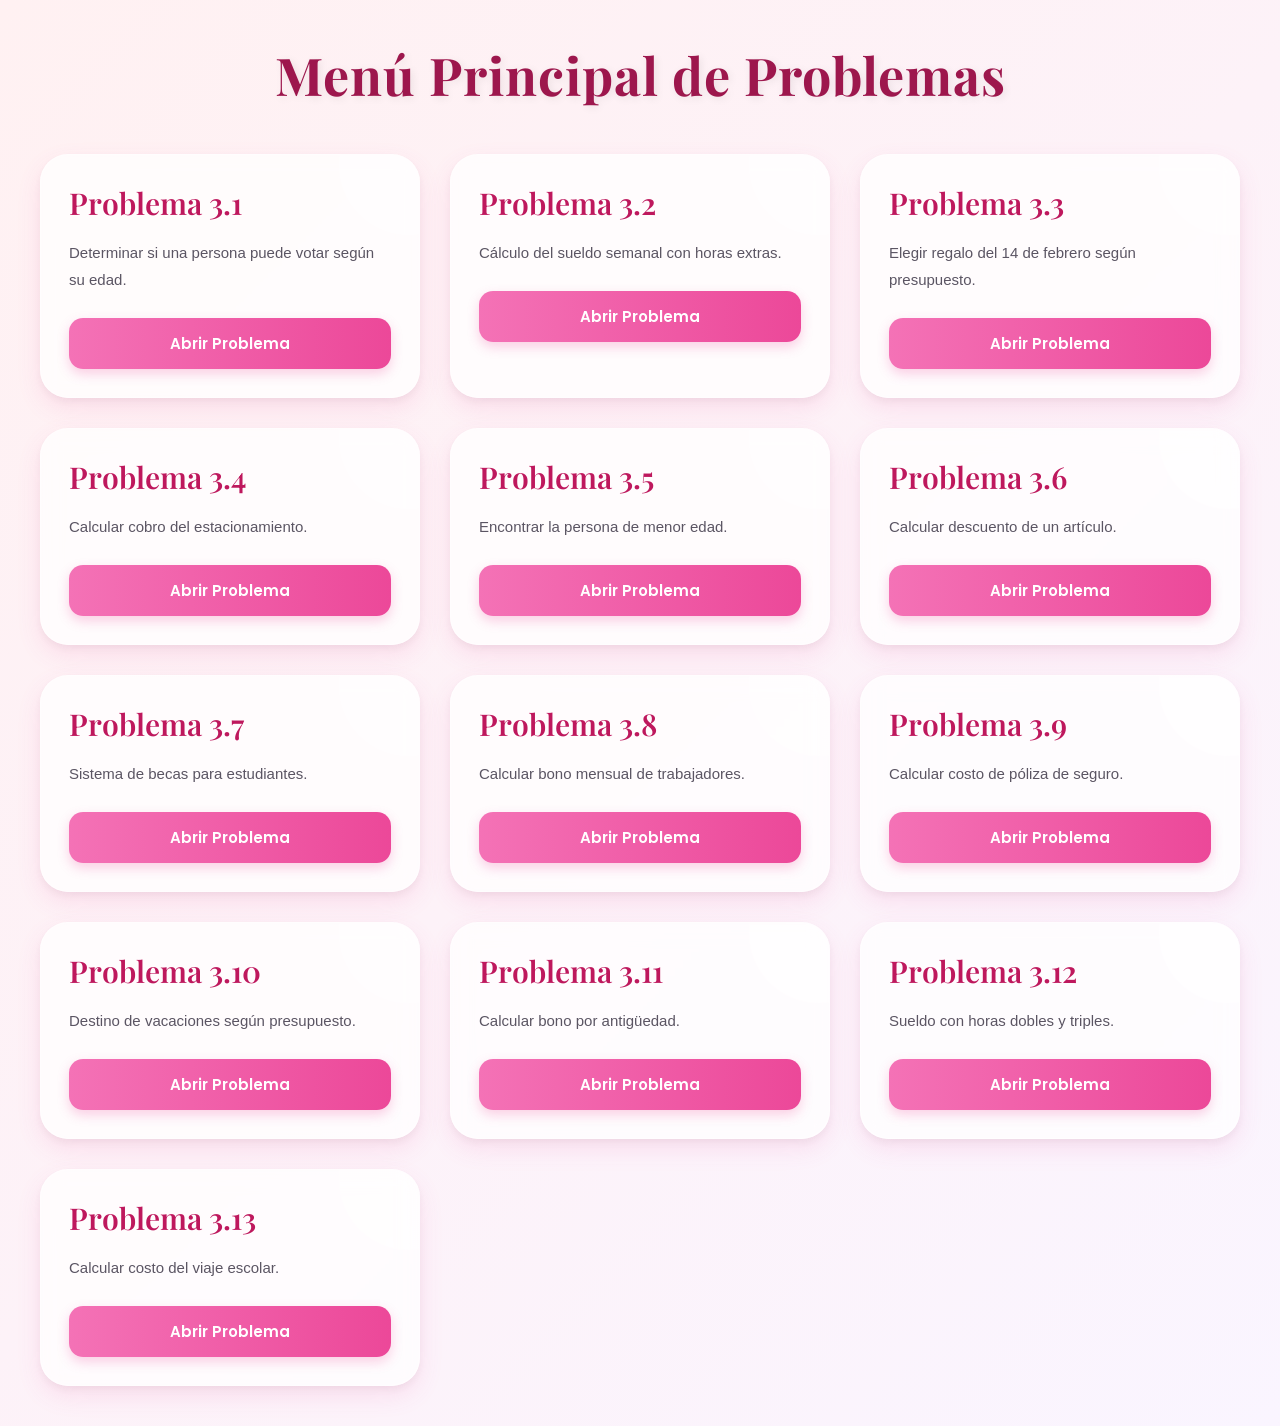
<file: problemasdedecisiones/index.html>
<!DOCTYPE html>
<html lang="es">
<head>
    <meta charset="UTF-8">
    <meta name="viewport" content="width=device-width, initial-scale=1.0">
    <title>Menú Principal</title>

    <link rel="stylesheet" href="styles/estilos.css">
</head>
<body>

    <h1>Menú Principal de Problemas</h1>

    <div class="contenedor">

        <div class="caja">
            <h2>Problema 3.1</h2>
            <p>Determinar si una persona puede votar según su edad.</p>

            <button onclick="window.location.href='problema3.1.html'">
                Abrir Problema
            </button>
        </div>

        <div class="caja">
            <h2>Problema 3.2</h2>
            <p>Cálculo del sueldo semanal con horas extras.</p>

            <button onclick="window.location.href='problema3.2.html'">
                Abrir Problema
            </button>
        </div>

        <div class="caja">
            <h2>Problema 3.3</h2>
            <p>Elegir regalo del 14 de febrero según presupuesto.</p>

            <button onclick="window.location.href='problema3.3.html'">
                Abrir Problema
            </button>
        </div>

        <div class="caja">
            <h2>Problema 3.4</h2>
            <p>Calcular cobro del estacionamiento.</p>

            <button onclick="window.location.href='problema3.4.html'">
                Abrir Problema
            </button>
        </div>

        <div class="caja">
            <h2>Problema 3.5</h2>
            <p>Encontrar la persona de menor edad.</p>

            <button onclick="window.location.href='problema3.5.html'">
                Abrir Problema
            </button>
        </div>

        <div class="caja">
            <h2>Problema 3.6</h2>
            <p>Calcular descuento de un artículo.</p>

            <button onclick="window.location.href='problema3.6.html'">
                Abrir Problema
            </button>
        </div>

        <div class="caja">
            <h2>Problema 3.7</h2>
            <p>Sistema de becas para estudiantes.</p>

            <button onclick="window.location.href='problema3.7.html'">
                Abrir Problema
            </button>
        </div>

        <div class="caja">
            <h2>Problema 3.8</h2>
            <p>Calcular bono mensual de trabajadores.</p>

            <button onclick="window.location.href='problema3.8.html'">
                Abrir Problema
            </button>
        </div>

        <div class="caja">
            <h2>Problema 3.9</h2>
            <p>Calcular costo de póliza de seguro.</p>

            <button onclick="window.location.href='problema3.9.html'">
                Abrir Problema
            </button>
        </div>

        <div class="caja">
            <h2>Problema 3.10</h2>
            <p>Destino de vacaciones según presupuesto.</p>

            <button onclick="window.location.href='problema3.10.html'">
                Abrir Problema
            </button>
        </div>

        <div class="caja">
            <h2>Problema 3.11</h2>
            <p>Calcular bono por antigüedad.</p>

            <button onclick="window.location.href='problema3.11.html'">
                Abrir Problema
            </button>
        </div>

        <div class="caja">
            <h2>Problema 3.12</h2>
            <p>Sueldo con horas dobles y triples.</p>

            <button onclick="window.location.href='problema3.12.html'">
                Abrir Problema
            </button>
        </div>

        <div class="caja">
            <h2>Problema 3.13</h2>
            <p>Calcular costo del viaje escolar.</p>

            <button onclick="window.location.href='problema3.13.html'">
                Abrir Problema
            </button>
        </div>

    </div>

</body>
</html>
</file>
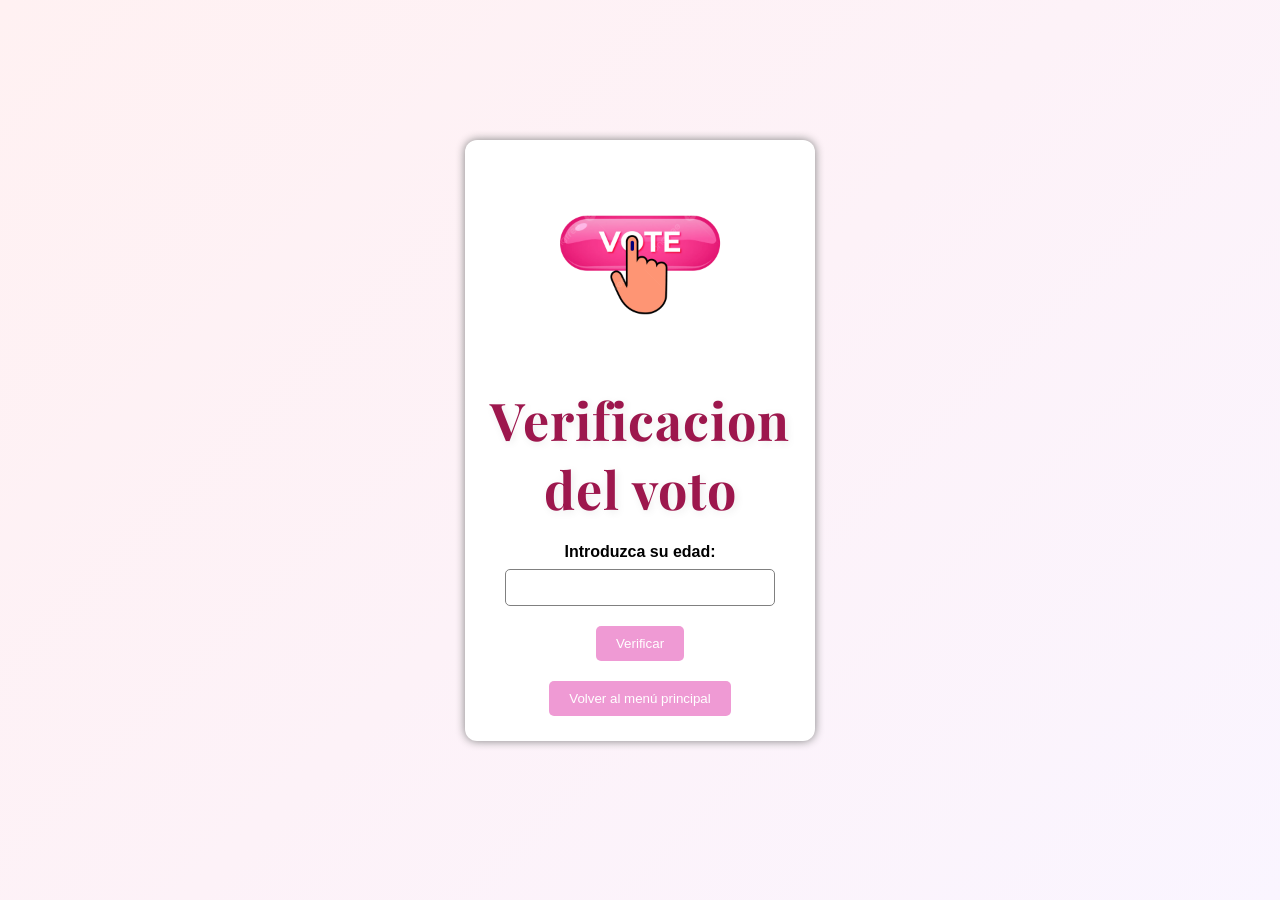
<file: problemasdedecisiones/problema3.1.html>
<!DOCTYPE html>
<html lang="es">
<head>
<meta charset="UTF-8">
<meta name="viewport" content="width=device-width, initial-scale=1.0">

<title>Puede Votar</title>

<link rel="stylesheet" href="styles/estilos.css">

</head>
<body>

<div class="formulario">

    <img src="images/voto.png" alt="Icono" class="icono">

    <h1>Verificacion del voto</h1>

    <label>Introduzca su edad:</label>
    <input type="text" id="edad">

    <button onclick="verificarVoto()">Verificar</button>

    <p id="result"></p>
    <button class="btn-menu" onclick="window.location.href='index.html'">
    Volver al menú principal
</button>

</div>

<script src="scripts/problemas.js"></script>

</body>
</html>
</file>
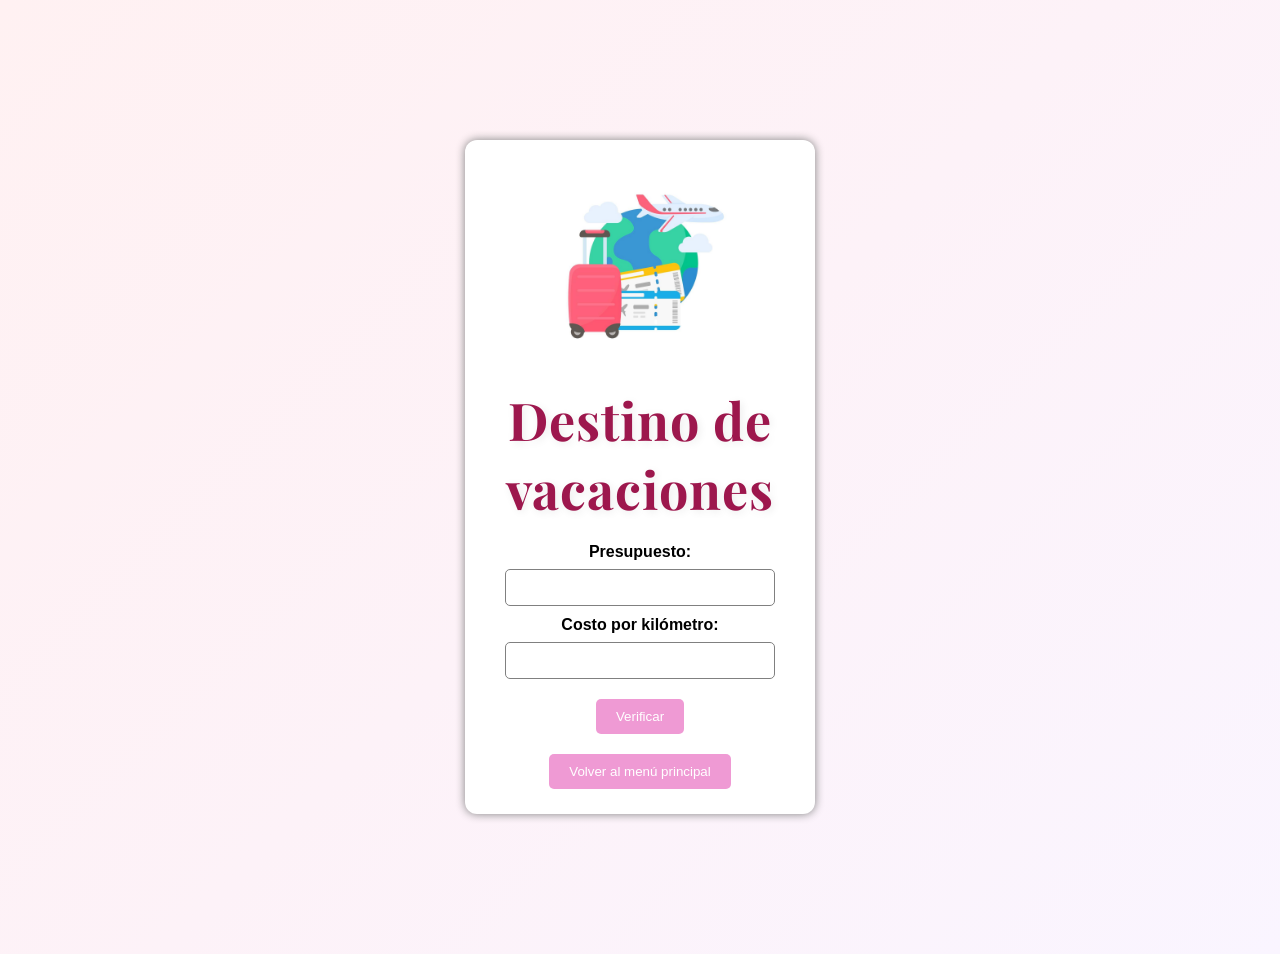
<file: problemasdedecisiones/problema3.10.html>
<!DOCTYPE html>
<html lang="es">
<head>
<meta charset="UTF-8">
<meta name="viewport" content="width=device-width, initial-scale=1.0">

<title>Vacaciones</title>

<link rel="stylesheet" href="styles/estilos.css">

</head>
<body>

<div class="formulario">

    <img src="images/viajes.png" alt="Icono" class="icono">

    <h1>Destino de vacaciones</h1>

    <label>Presupuesto:</label>
    <input type="text" id="presupuesto">

    <label>Costo por kilómetro:</label>
    <input type="text" id="costo">

    <button onclick="vacaciones()">Verificar</button>

    <p id="resultVacaciones"></p>

    <button class="btn-menu" onclick="window.location.href='index.html'">
        Volver al menú principal
    </button>

</div>

<script src="scripts/problemas.js"></script>

</body>
</html>
</file>
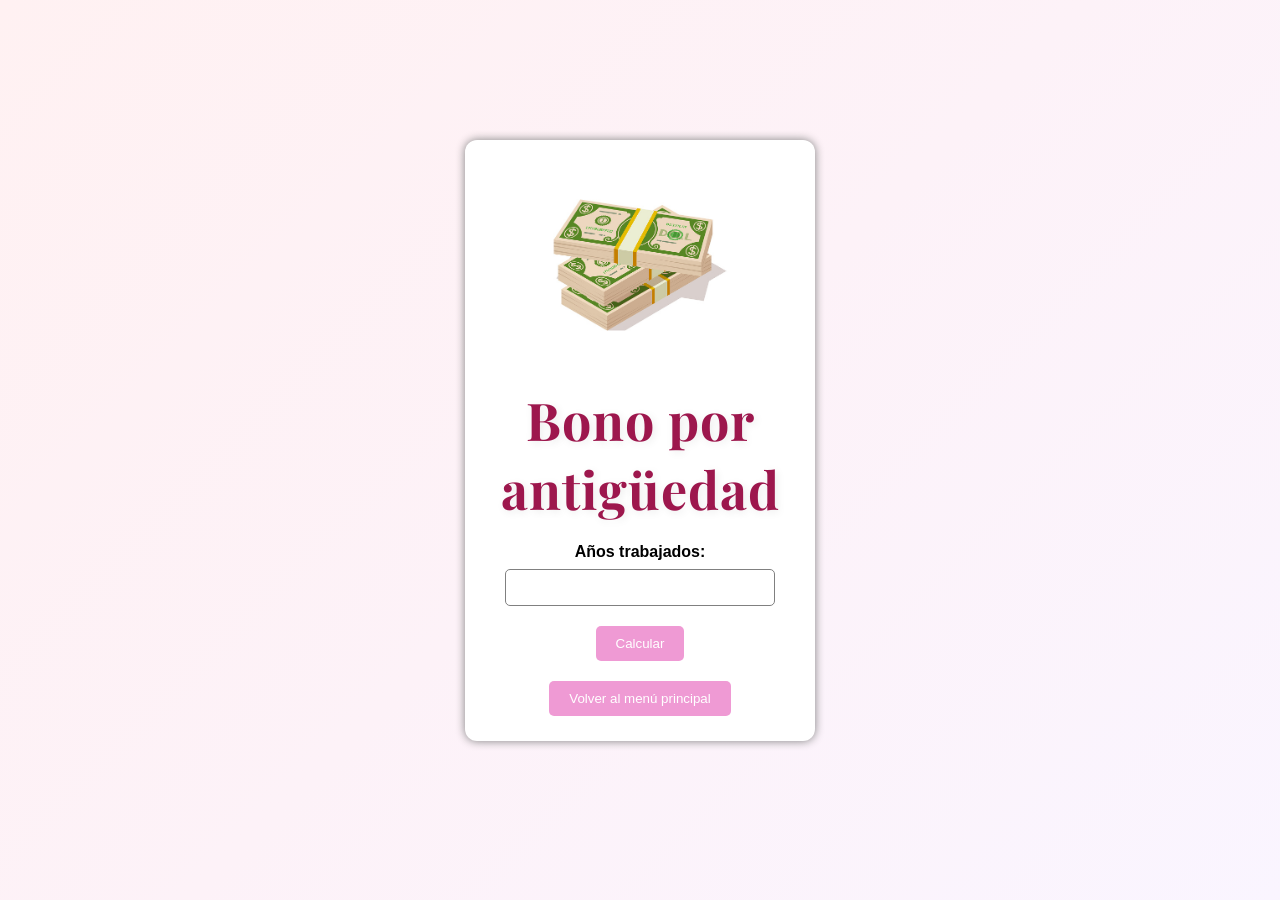
<file: problemasdedecisiones/problema3.11.html>
<!DOCTYPE html>
<html lang="es">
<head>
<meta charset="UTF-8">
<meta name="viewport" content="width=device-width, initial-scale=1.0">

<title>Bono Antigüedad</title>

<link rel="stylesheet" href="styles/estilos.css">

</head>
<body>

<div class="formulario">

    <img src="images/dinero.png" alt="Icono" class="icono">

    <h1>Bono por antigüedad</h1>

    <label>Años trabajados:</label>
    <input type="text" id="anios">

    <button onclick="bonoAntiguedad()">Calcular</button>

    <p id="resultBonoAnt"></p>

    <button class="btn-menu" onclick="window.location.href='index.html'">
        Volver al menú principal
    </button>

</div>

<script src="scripts/problemas.js"></script>

</body>
</html>
</file>
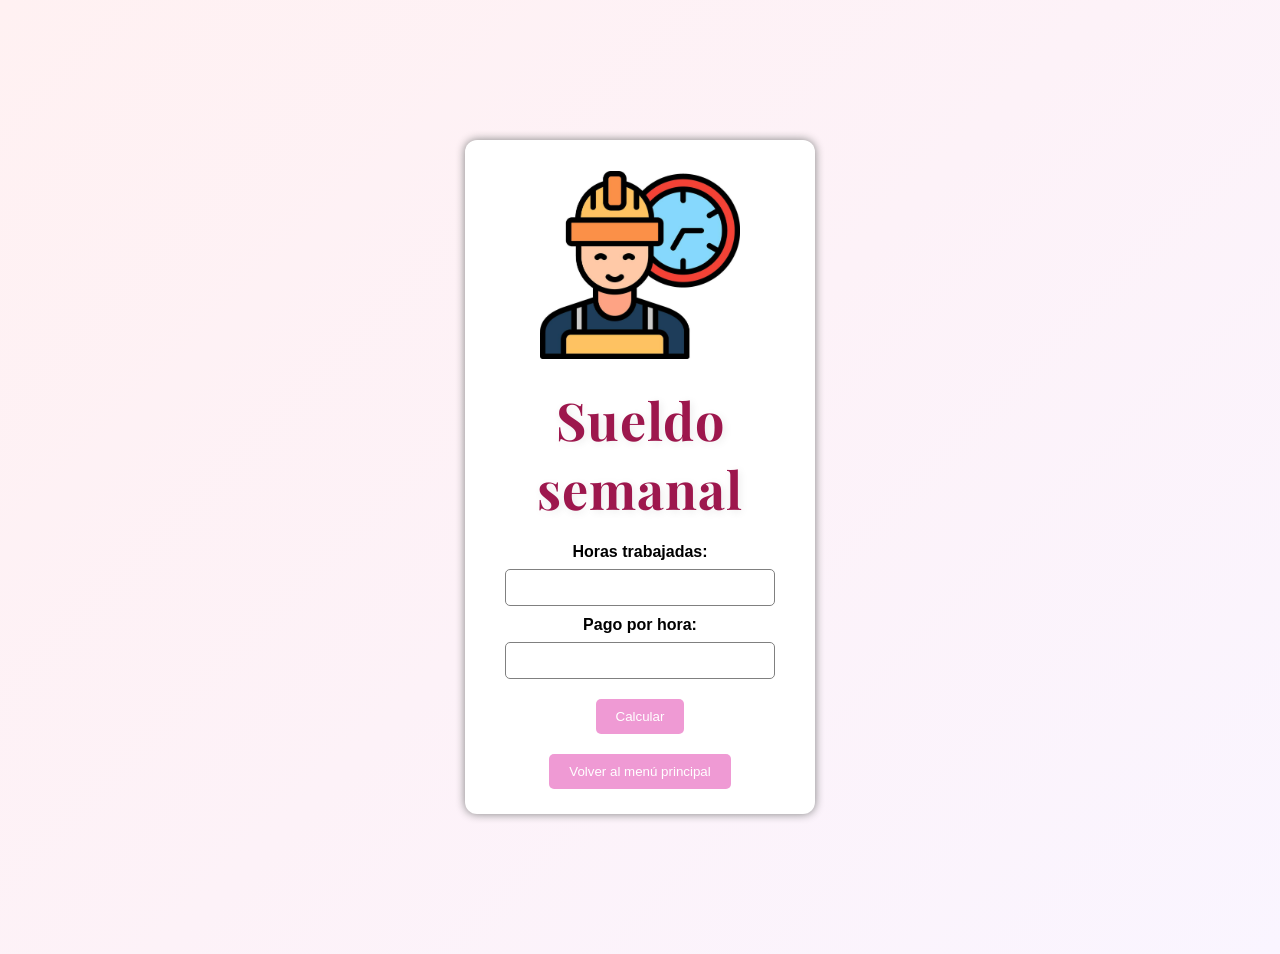
<file: problemasdedecisiones/problema3.12.html>
<!DOCTYPE html>
<html lang="es">
<head>
<meta charset="UTF-8">
<meta name="viewport" content="width=device-width, initial-scale=1.0">

<title>Sueldo</title>

<link rel="stylesheet" href="styles/estilos.css">

</head>
<body>

<div class="formulario">

    <img src="images/trabajo.png" alt="Icono" class="icono">

    <h1>Sueldo semanal</h1>

    <label>Horas trabajadas:</label>
    <input type="text" id="horasSemana">

    <label>Pago por hora:</label>
    <input type="text" id="pagoHora">

    <button onclick="calcularSueldoSemanal()">Calcular</button>

    <p id="resultSueldoSem"></p>

    <button class="btn-menu" onclick="window.location.href='index.html'">
        Volver al menú principal
    </button>

</div>

<script src="scripts/problemas.js"></script>

</body>
</html>
</file>
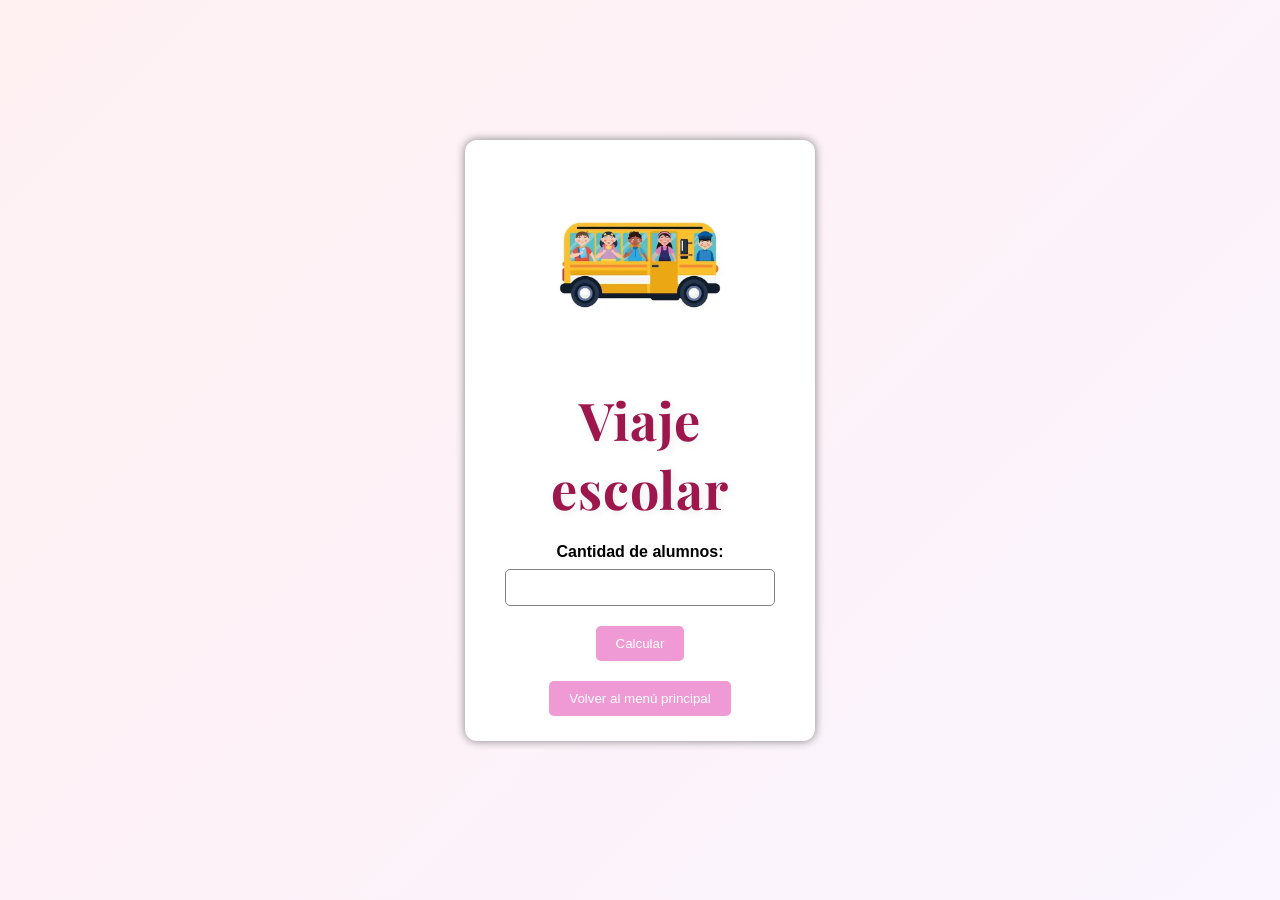
<file: problemasdedecisiones/problema3.13.html>
<!DOCTYPE html>
<html lang="es">
<head>
<meta charset="UTF-8">
<meta name="viewport" content="width=device-width, initial-scale=1.0">

<title>Viaje Escolar</title>

<link rel="stylesheet" href="styles/estilos.css">

</head>
<body>

<div class="formulario">

    <img src="images/viajeesco.png" alt="Icono" class="icono">

    <h1>Viaje escolar</h1>

    <label>Cantidad de alumnos:</label>
    <input type="text" id="alumnos">

    <button onclick="calcularPasaje()">Calcular</button>

    <p id="resultPasaje"></p>

    <button class="btn-menu" onclick="window.location.href='index.html'">
        Volver al menú principal
    </button>

</div>

<script src="scripts/problemas.js"></script>

</body>
</html>
</file>
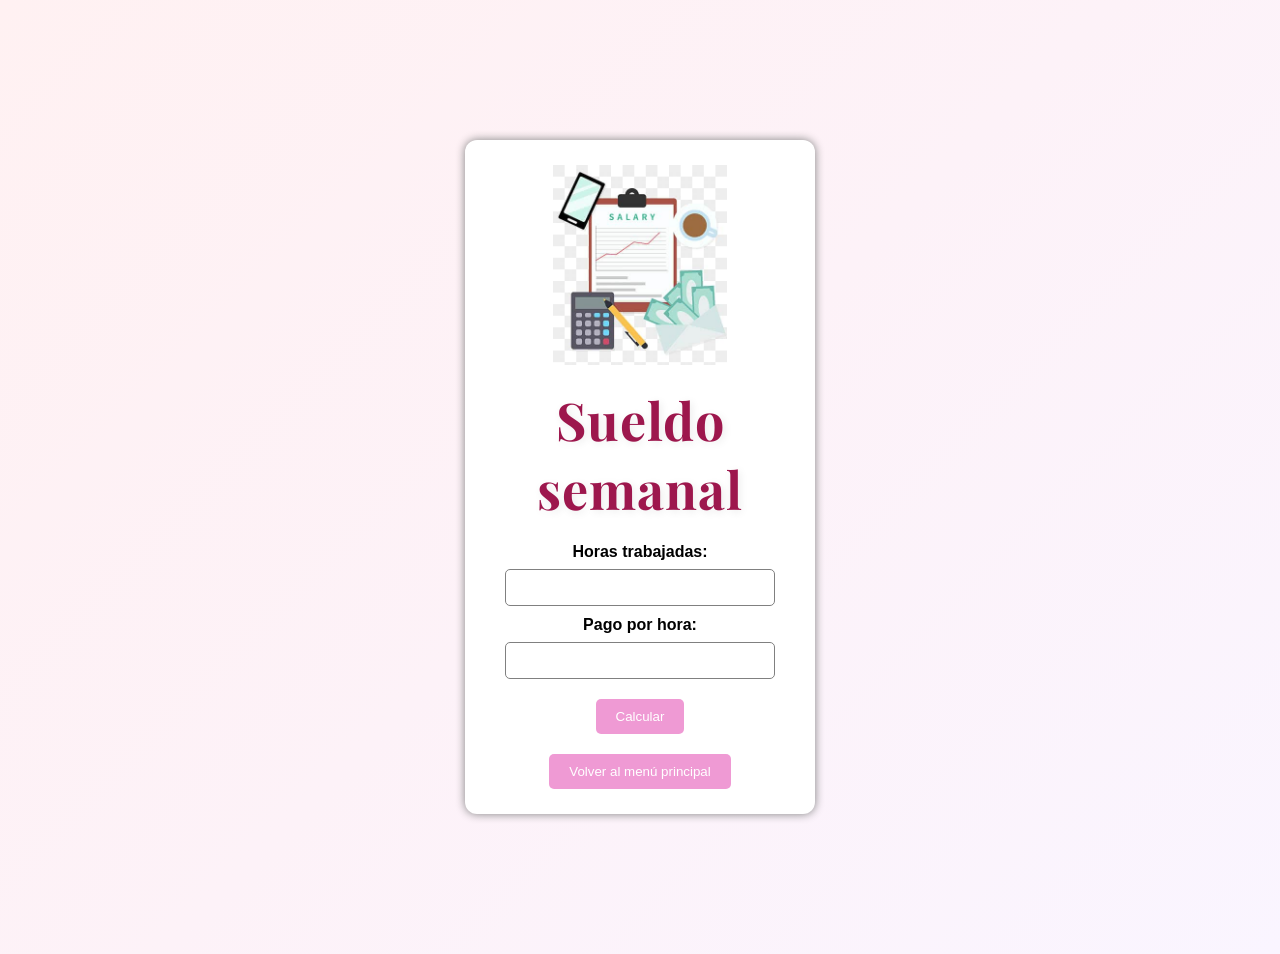
<file: problemasdedecisiones/problema3.2.html>
<!DOCTYPE html>
<html lang="es">
<head>
<meta charset="UTF-8">
<meta name="viewport" content="width=device-width, initial-scale=1.0">

<title>Sueldo Semanal</title>

<link rel="stylesheet" href="styles/estilos.css">

</head>
<body>

<div class="formulario">

    <img src="images/sueldo.png" alt="Icono" class="icono">

    <h1>Sueldo semanal</h1>

    <label>Horas trabajadas:</label>
    <input type="text" id="horas">

    <label>Pago por hora:</label>
    <input type="text" id="pago">

    <button onclick="calcularSueldo()">Calcular</button>

    <p id="result"></p>

    <button class="btn-menu" onclick="window.location.href='index.html'">
        Volver al menú principal
    </button>

</div>

<script src="scripts/problemas.js"></script>

</body>
</html>
</file>
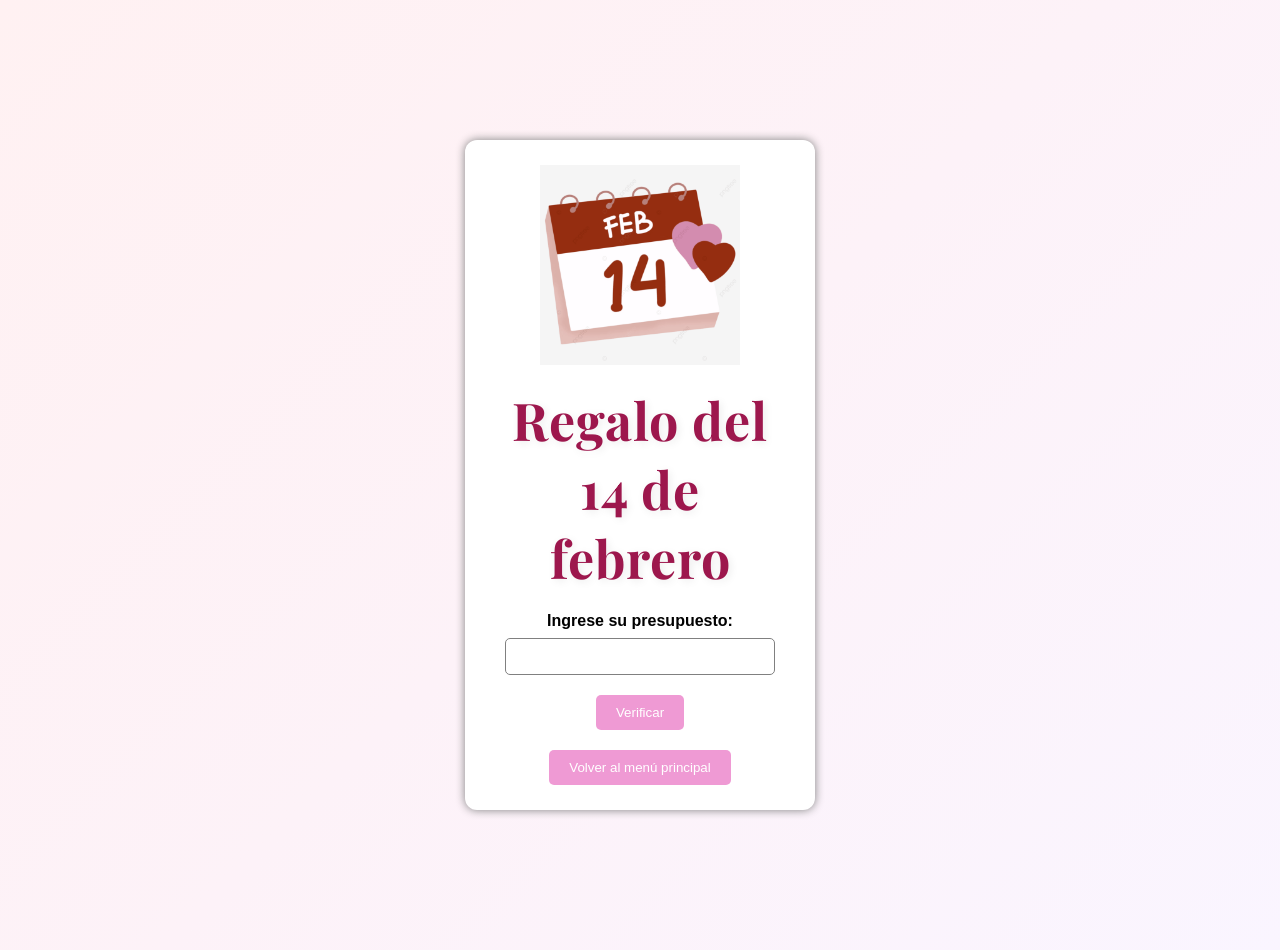
<file: problemasdedecisiones/problema3.3.html>
<!-- problema3.3.html -->

<!DOCTYPE html>
<html lang="es">
<head>
<meta charset="UTF-8">
<meta name="viewport" content="width=device-width, initial-scale=1.0">

<title>Regalo</title>

<link rel="stylesheet" href="styles/estilos.css">

</head>
<body>

<div class="formulario">

    <img src="images/regalo.png" alt="Icono" class="icono">

    <h1>Regalo del 14 de febrero</h1>

    <label>Ingrese su presupuesto:</label>
    <input type="text" id="dinero">

    <button onclick="verificarRegalo()">Verificar</button>

    <p id="result"></p>

    <button class="btn-menu" onclick="window.location.href='index.html'">
        Volver al menú principal
    </button>

</div>

<script src="scripts/problemas.js"></script>

</body>
</html>
</file>
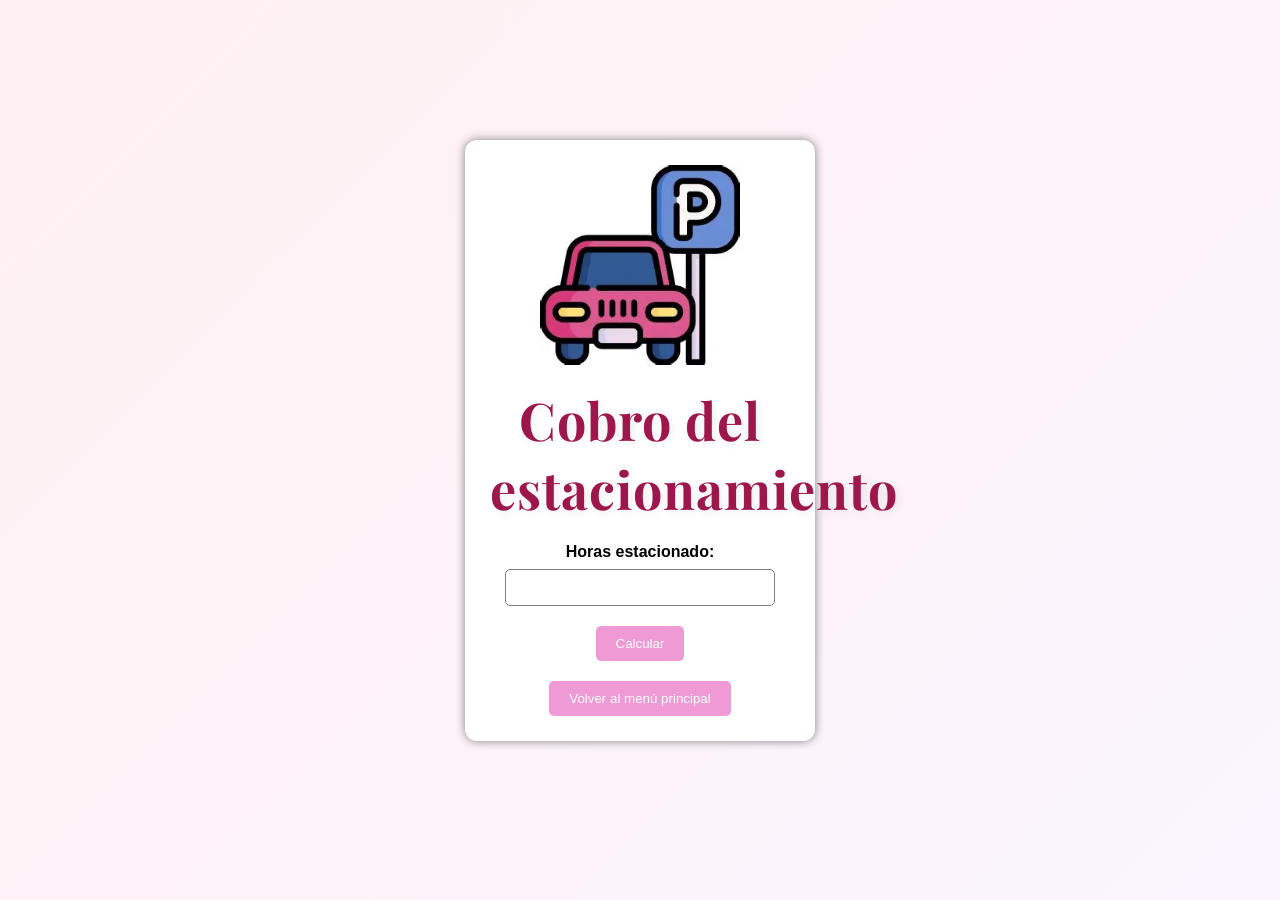
<file: problemasdedecisiones/problema3.4.html>
<!DOCTYPE html>
<html lang="es">
<head>
<meta charset="UTF-8">
<meta name="viewport" content="width=device-width, initial-scale=1.0">

<title>Estacionamiento</title>

<link rel="stylesheet" href="styles/estilos.css">

</head>
<body>

<div class="formulario">

    <img src="images/estacionamiento1.png" alt="Icono" class="icono">

    <h1>Cobro del estacionamiento</h1>

    <label>Horas estacionado:</label>
    <input type="text" id="horas">

    <button onclick="calcularEstacionamiento()">Calcular</button>

    <p id="result"></p>

    <button class="btn-menu" onclick="window.location.href='index.html'">
        Volver al menú principal
    </button>

</div>

<script src="scripts/problemas.js"></script>

</body>
</html>
</file>
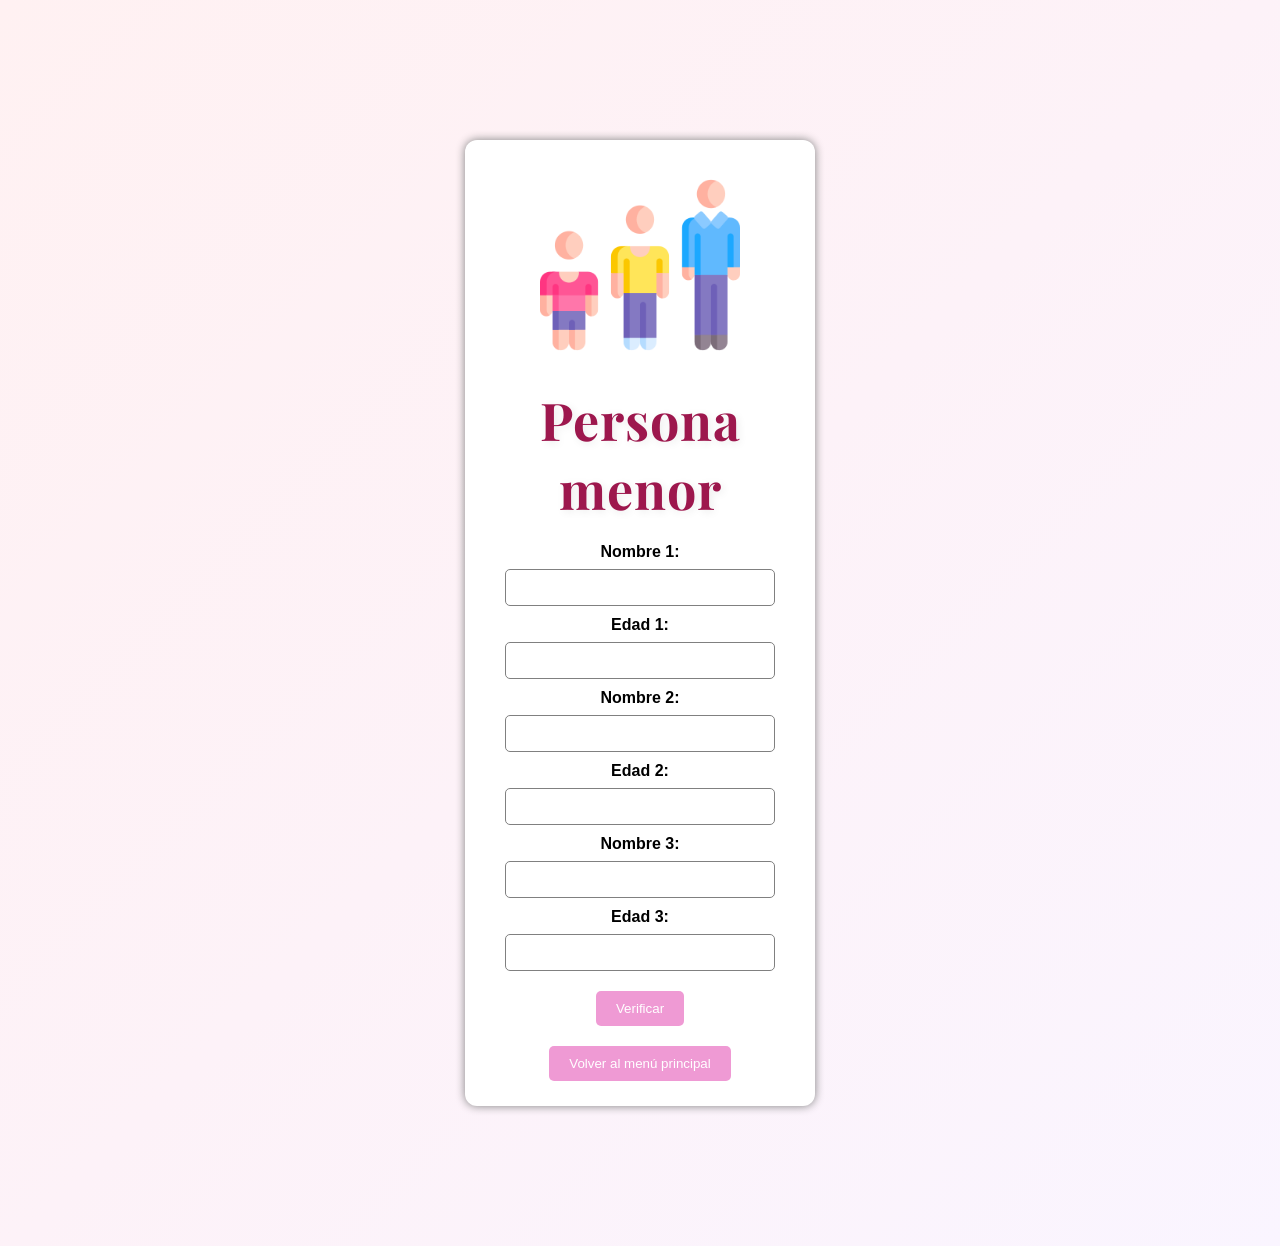
<file: problemasdedecisiones/problema3.5.html>
<!-- problema3.5.html -->

<!DOCTYPE html>
<html lang="es">
<head>
<meta charset="UTF-8">
<meta name="viewport" content="width=device-width, initial-scale=1.0">

<title>Menor Edad</title>

<link rel="stylesheet" href="styles/estilos.css">

</head>
<body>

<div class="formulario">

    <img src="images/personas.png" alt="Icono" class="icono">

    <h1>Persona menor</h1>

    <label>Nombre 1:</label>
    <input type="text" id="nombre1">

    <label>Edad 1:</label>
    <input type="text" id="edad1">

    <label>Nombre 2:</label>
    <input type="text" id="nombre2">

    <label>Edad 2:</label>
    <input type="text" id="edad2">

    <label>Nombre 3:</label>
    <input type="text" id="nombre3">

    <label>Edad 3:</label>
    <input type="text" id="edad3">

    <button onclick="menorEdad()">Verificar</button>

    <p id="result"></p>

    <button class="btn-menu" onclick="window.location.href='index.html'">
        Volver al menú principal
    </button>

</div>

<script src="scripts/problemas.js"></script>

</body>
</html>
</file>
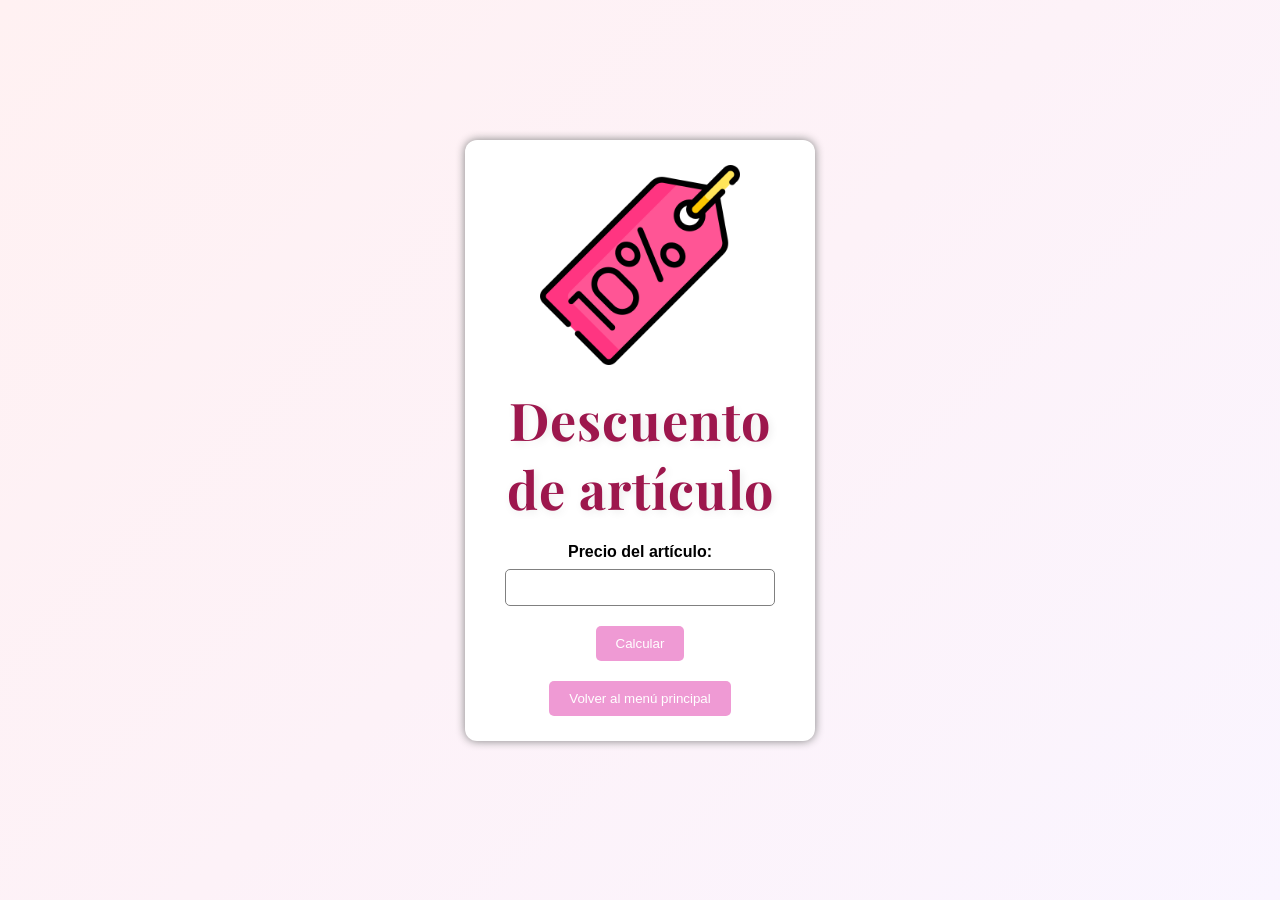
<file: problemasdedecisiones/problema3.6.html>
<!-- problema3.6.html -->

<!DOCTYPE html>
<html lang="es">
<head>
<meta charset="UTF-8">
<meta name="viewport" content="width=device-width, initial-scale=1.0">

<title>Descuento</title>

<link rel="stylesheet" href="styles/estilos.css">

</head>
<body>

<div class="formulario">

    <img src="images/descuento.png" alt="Icono" class="icono">

    <h1>Descuento de artículo</h1>

    <label>Precio del artículo:</label>
    <input type="text" id="precio">

    <button onclick="calcularDescuento()">Calcular</button>

    <p id="result"></p>

    <button class="btn-menu" onclick="window.location.href='index.html'">
        Volver al menú principal
    </button>

</div>

<script src="scripts/problemas.js"></script>

</body>
</html>
</file>
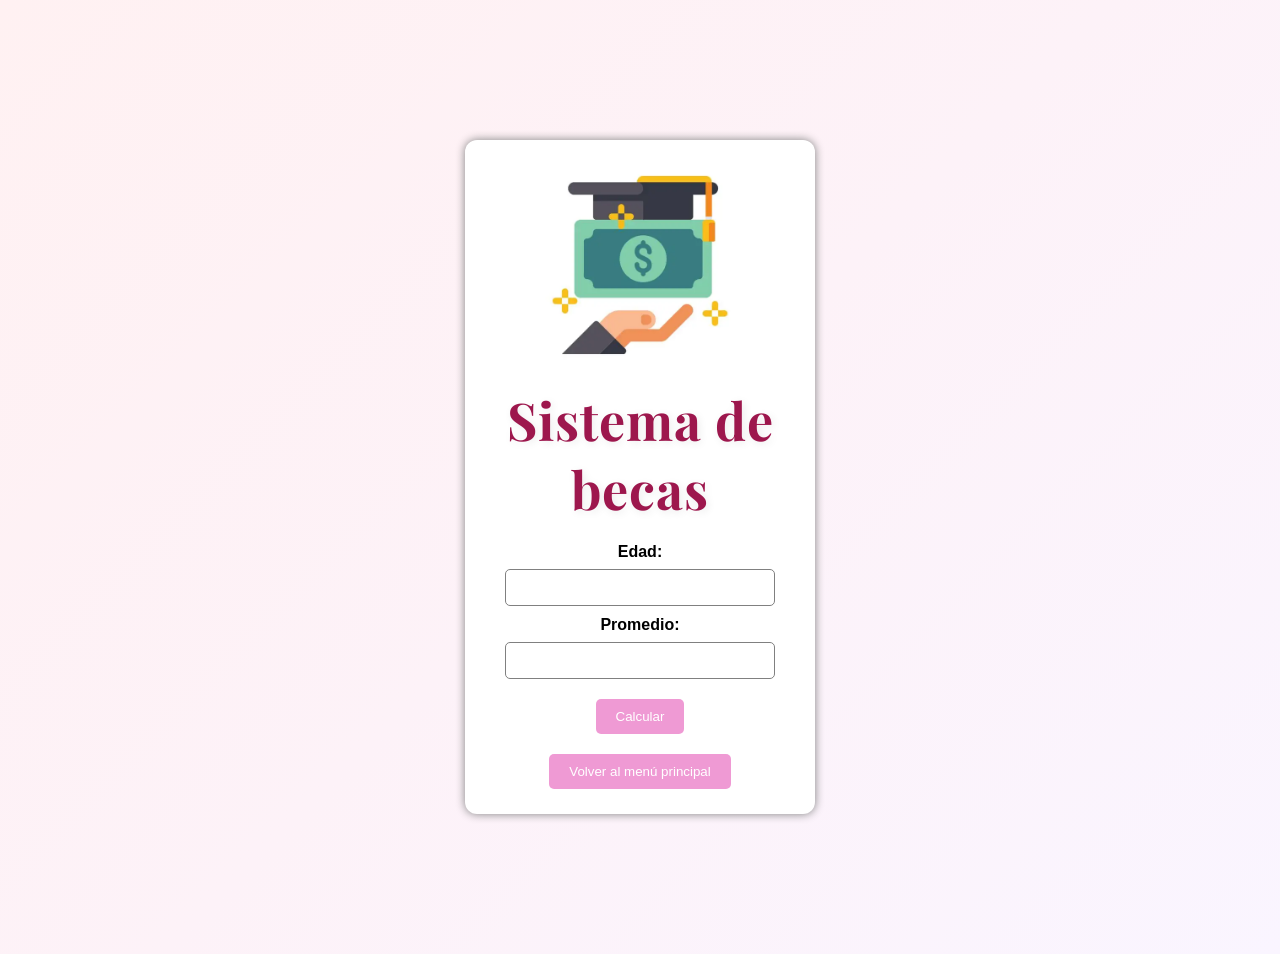
<file: problemasdedecisiones/problema3.7.html>
<!DOCTYPE html>
<html lang="es">
<head>
<meta charset="UTF-8">
<meta name="viewport" content="width=device-width, initial-scale=1.0">

<title>Becas</title>

<link rel="stylesheet" href="styles/estilos.css">

</head>
<body>

<div class="formulario">

    <img src="images/becas.png" alt="Icono" class="icono">

    <h1>Sistema de becas</h1>

    <label>Edad:</label>
    <input type="text" id="edad">

    <label>Promedio:</label>
    <input type="text" id="promedio">

    <button onclick="calcularBeca()">Calcular</button>

    <p id="result"></p>

    <button class="btn-menu" onclick="window.location.href='index.html'">
        Volver al menú principal
    </button>

</div>

<script src="scripts/problemas.js"></script>

</body>
</html>
</file>
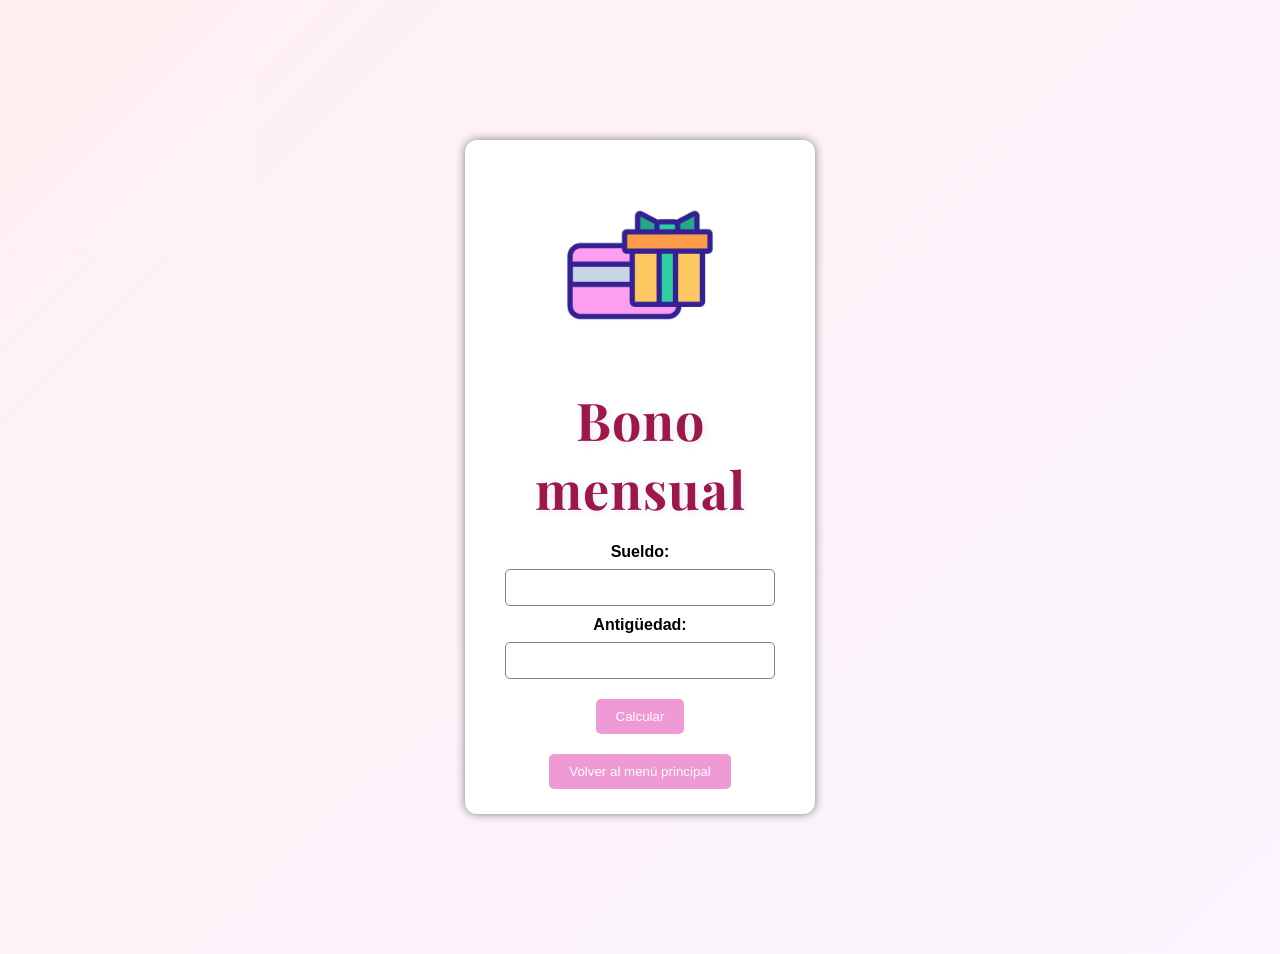
<file: problemasdedecisiones/problema3.8.html>
<!-- problema3.8.html -->

<!DOCTYPE html>
<html lang="es">
<head>
<meta charset="UTF-8">
<meta name="viewport" content="width=device-width, initial-scale=1.0">

<title>Bono</title>

<link rel="stylesheet" href="styles/estilos.css">

</head>
<body>

<div class="formulario">

    <img src="images/bono.png" alt="Icono" class="icono">

    <h1>Bono mensual</h1>

    <label>Sueldo:</label>
    <input type="text" id="sueldo">

    <label>Antigüedad:</label>
    <input type="text" id="antiguedad">

    <button onclick="calcularBono()">Calcular</button>

    <p id="result"></p>

    <button class="btn-menu" onclick="window.location.href='index.html'">
        Volver al menú principal
    </button>

</div>

<script src="scripts/problemas.js"></script>

</body>
</html>
</file>
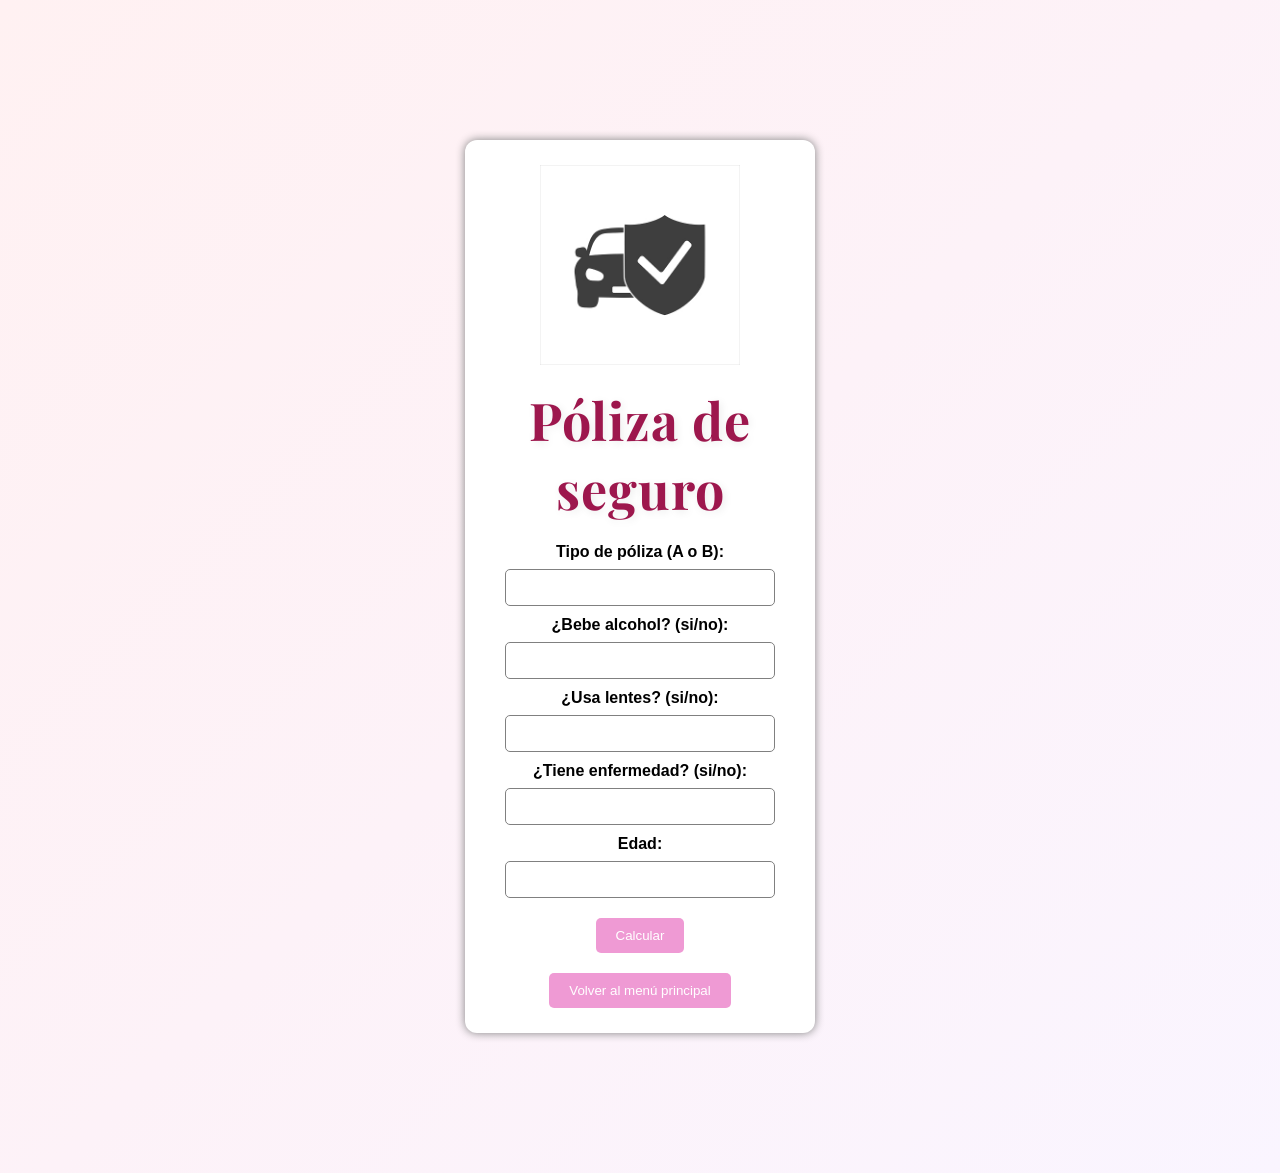
<file: problemasdedecisiones/problema3.9.html>
<!DOCTYPE html>
<html lang="es">
<head>
<meta charset="UTF-8">
<meta name="viewport" content="width=device-width, initial-scale=1.0">

<title>Póliza</title>

<link rel="stylesheet" href="styles/estilos.css">

</head>
<body>

<div class="formulario">

    <img src="images/seguro.png" alt="Icono" class="icono">

    <h1>Póliza de seguro</h1>

    <label>Tipo de póliza (A o B):</label>
    <input type="text" id="poliza">

    <label>¿Bebe alcohol? (si/no):</label>
    <input type="text" id="alcohol">

    <label>¿Usa lentes? (si/no):</label>
    <input type="text" id="lentes">

    <label>¿Tiene enfermedad? (si/no):</label>
    <input type="text" id="enfermedad">

    <label>Edad:</label>
    <input type="text" id="edadPoliza">

    <button onclick="calcularPoliza()">Calcular</button>

    <p id="resultPoliza"></p>

    <button class="btn-menu" onclick="window.location.href='index.html'">
        Volver al menú principal
    </button>

</div>

<script src="scripts/problemas.js"></script>

</body>
</html>
</file>
<file: problemasdedecisiones/styles/estilos.css>
@import url('https://fonts.googleapis.com/css2?family=Playfair+Display:wght@600;700&family=Poppins:wght@300;400;500;600&display=swap');

*{
    margin:0;
    padding:0;
    box-sizing:border-box;
}

body{
    background: linear-gradient(135deg, #fff1f2, #fdf2f8, #faf5ff);
    min-height:100vh;
    padding:40px;
    font-family:'Poppins', sans-serif;
}

/* TITULO */

h1{
    text-align:center;
    margin-bottom:45px;

    font-family:'Playfair Display', serif;
    font-size:52px;
    font-weight:700;

    color:#9d174d;

    letter-spacing:1px;
    text-shadow:2px 2px 8px rgba(0,0,0,0.08);
}

/* CONTENEDOR */

.contenedor{
    display:grid;
    grid-template-columns:repeat(auto-fit, minmax(290px,1fr));
    gap:30px;
}

/* CAJAS */

.caja{
    background:rgba(255,255,255,0.75);

    border:1px solid rgba(255,255,255,0.4);

    backdrop-filter: blur(10px);

    border-radius:28px;
    padding:28px;

    box-shadow:
    0 10px 25px rgba(236,72,153,0.12),
    0 4px 10px rgba(0,0,0,0.05);

    transition:0.35s;

    position:relative;
    overflow:hidden;
}

/* EFECTO BRILLO */

.caja::before{
    content:"";
    position:absolute;

    top:-60px;
    right:-60px;

    width:140px;
    height:140px;

    background:rgba(255,255,255,0.4);

    border-radius:50%;
}

/* HOVER */

.caja:hover{
    transform:translateY(-8px) scale(1.02);

    box-shadow:
    0 18px 35px rgba(236,72,153,0.18),
    0 8px 15px rgba(0,0,0,0.08);
}

/* TITULOS DE CAJAS */

.caja h2{
    font-family:'Playfair Display', serif;

    color:#be185d;

    margin-bottom:16px;

    font-size:30px;
    font-weight:600;
}

/* TEXTO */

.caja p{
    color:#5b5563;

    line-height:1.8;

    margin-bottom:25px;

    font-size:15px;
    font-weight:400;
}

/* BOTONES */

.caja button{
    width:100%;

    padding:14px;

    border:none;
    border-radius:14px;

    background:linear-gradient(to right, #f472b6, #ec4899);

    color:white;

    font-family:'Poppins', sans-serif;
    font-size:15px;
    font-weight:600;

    cursor:pointer;

    transition:0.3s;

    box-shadow:0 5px 12px rgba(236,72,153,0.25);
}

.caja button:hover{
    transform:scale(1.03);

    background:linear-gradient(to right, #ec4899, #db2777);

    box-shadow:0 8px 18px rgba(236,72,153,0.35);
}

/* RESPONSIVE */

@media(max-width:600px){

    body{
        padding:20px;
    }

    h1{
        font-size:38px;
    }

}
/* Fondo de la página */
body{
    background-color: #f2f2f2;
    font-family: Arial, sans-serif;
}

/* Cuadro del formulario */
.formulario{
    width: 350px;
    margin: 100px auto;
    padding: 25px;
    background-color: white;
    border-radius: 12px;
    box-shadow: 0px 0px 10px gray;
    text-align: center;
}

/* Título */
.formulario h1{
    margin-bottom: 20px;
}

/* Etiquetas */
.formulario label{
    display: block;
    margin-top: 10px;
    font-weight: bold;
}

/* Caja de texto */
.formulario input{
    width: 90%;
    padding: 10px;
    margin-top: 8px;
    border: 1px solid gray;
    border-radius: 5px;
}

/* Botón */
.formulario button{
    margin-top: 20px;
    padding: 10px 20px;
    background-color: #ef9ad4;
    color: white;
    border: none;
    border-radius: 5px;
    cursor: pointer;
}

/* Resultado */
#resultado{
    margin-top: 20px;
    font-weight: bold;
}
.icono{
    width:200px;
    height:200px;

    object-fit:contain;

    display:block;
    margin:0 auto 20px auto;
}
</file>
